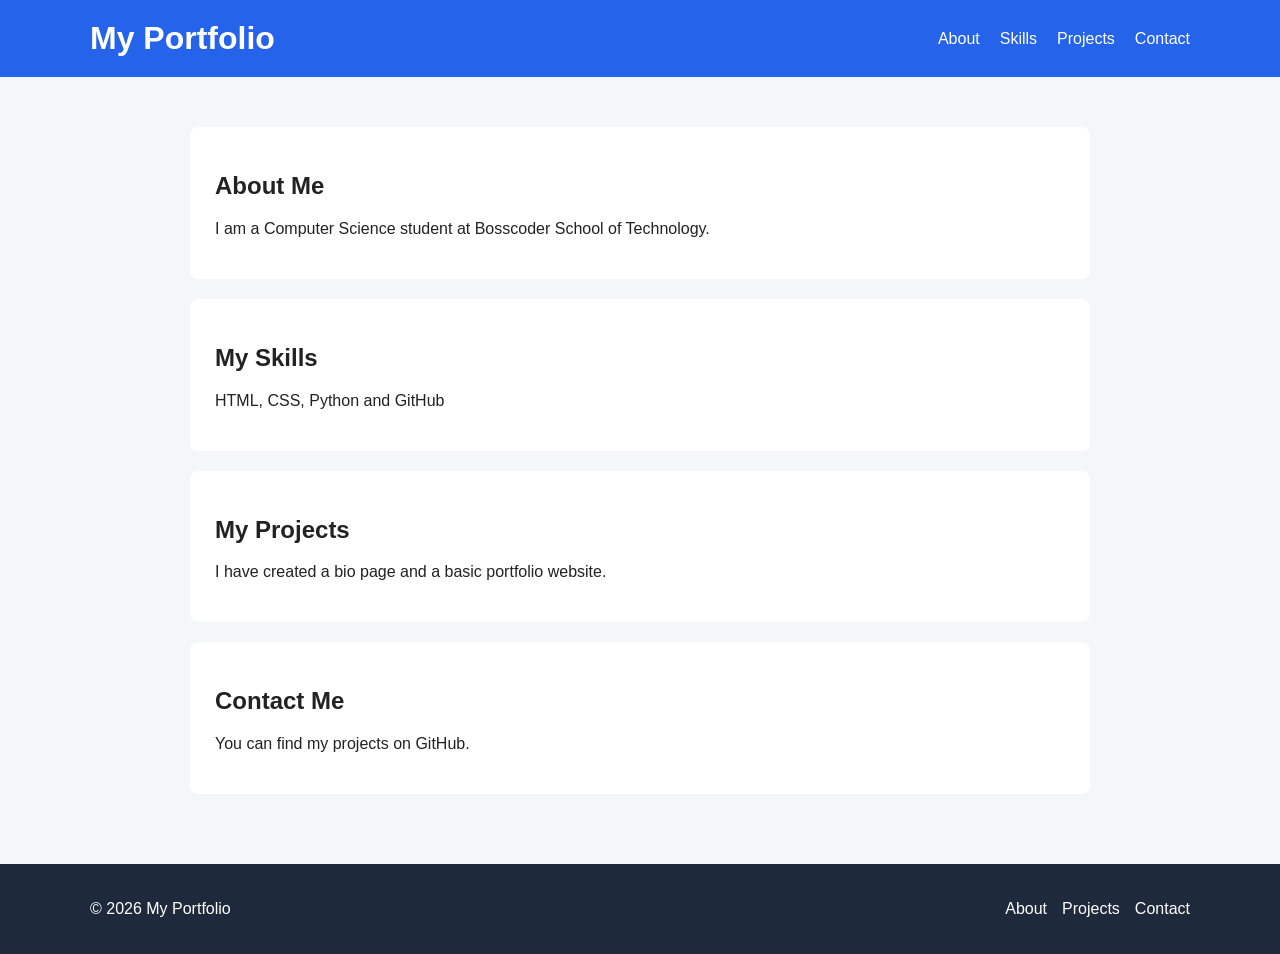
<file: P10/index.html>
<!DOCTYPE html>
<html lang="en">
<head>
    <meta charset="UTF-8">
    <meta name="viewport" content="width=device-width, initial-scale=1.0">
    <title>My Portfolio - P10</title>
    <link rel="stylesheet" href="style.css">
</head>
<body>

    <header>
        <div class="header-container">
            <h1>My Portfolio</h1>

            <nav>
                <a href="#about">About</a>
                <a href="#skills">Skills</a>
                <a href="#projects">Projects</a>
                <a href="#contact">Contact</a>
            </nav>
        </div>
    </header>

    <main>
        <section id="about">
            <h2>About Me</h2>
            <p>I am a Computer Science student at Bosscoder School of Technology.</p>
        </section>

        <section id="skills">
            <h2>My Skills</h2>
            <p>HTML, CSS, Python and GitHub</p>
        </section>

        <section id="projects">
            <h2>My Projects</h2>
            <p>I have created a bio page and a basic portfolio website.</p>
        </section>

        <section id="contact">
            <h2>Contact Me</h2>
            <p>You can find my projects on GitHub.</p>
        </section>
    </main>

    <footer>
        <div class="footer-container">
            <p>© 2026 My Portfolio</p>

            <div class="footer-links">
                <a href="#about">About</a>
                <a href="#projects">Projects</a>
                <a href="#contact">Contact</a>
            </div>
        </div>
    </footer>

</body>
</html>
</file>
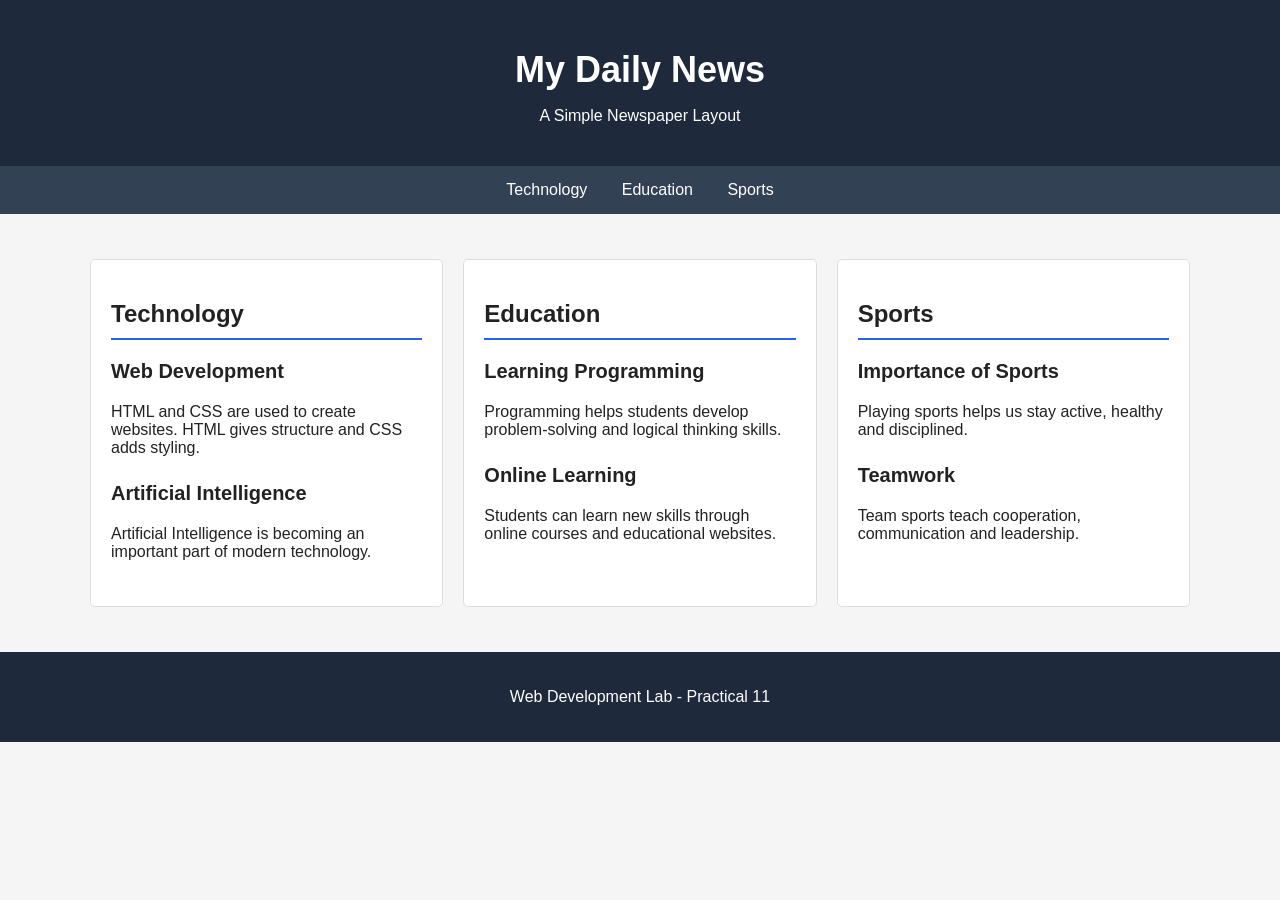
<file: P11/index.html>
<!DOCTYPE html>
<html lang="en">
<head>
    <meta charset="UTF-8">
    <meta name="viewport" content="width=device-width, initial-scale=1.0">
    <title>My Daily News - P11</title>
    <link rel="stylesheet" href="style.css">
</head>
<body>

    <header>
        <h1>My Daily News</h1>
        <p>A Simple Newspaper Layout</p>
    </header>

    <nav>
        <a href="#technology">Technology</a>
        <a href="#education">Education</a>
        <a href="#sports">Sports</a>
    </nav>

    <main class="news-container">

        <section class="news-column" id="technology">
            <h2>Technology</h2>

            <article>
                <h3>Web Development</h3>
                <p>HTML and CSS are used to create websites.
                HTML gives structure and CSS adds styling.</p>
            </article>

            <article>
                <h3>Artificial Intelligence</h3>
                <p>Artificial Intelligence is becoming an
                important part of modern technology.</p>
            </article>
        </section>

        <section class="news-column" id="education">
            <h2>Education</h2>

            <article>
                <h3>Learning Programming</h3>
                <p>Programming helps students develop
                problem-solving and logical thinking skills.</p>
            </article>

            <article>
                <h3>Online Learning</h3>
                <p>Students can learn new skills through
                online courses and educational websites.</p>
            </article>
        </section>

        <section class="news-column" id="sports">
            <h2>Sports</h2>

            <article>
                <h3>Importance of Sports</h3>
                <p>Playing sports helps us stay active,
                healthy and disciplined.</p>
            </article>

            <article>
                <h3>Teamwork</h3>
                <p>Team sports teach cooperation,
                communication and leadership.</p>
            </article>
        </section>

    </main>

    <footer>
        <p>Web Development Lab - Practical 11</p>
    </footer>

</body>
</html>
</file>
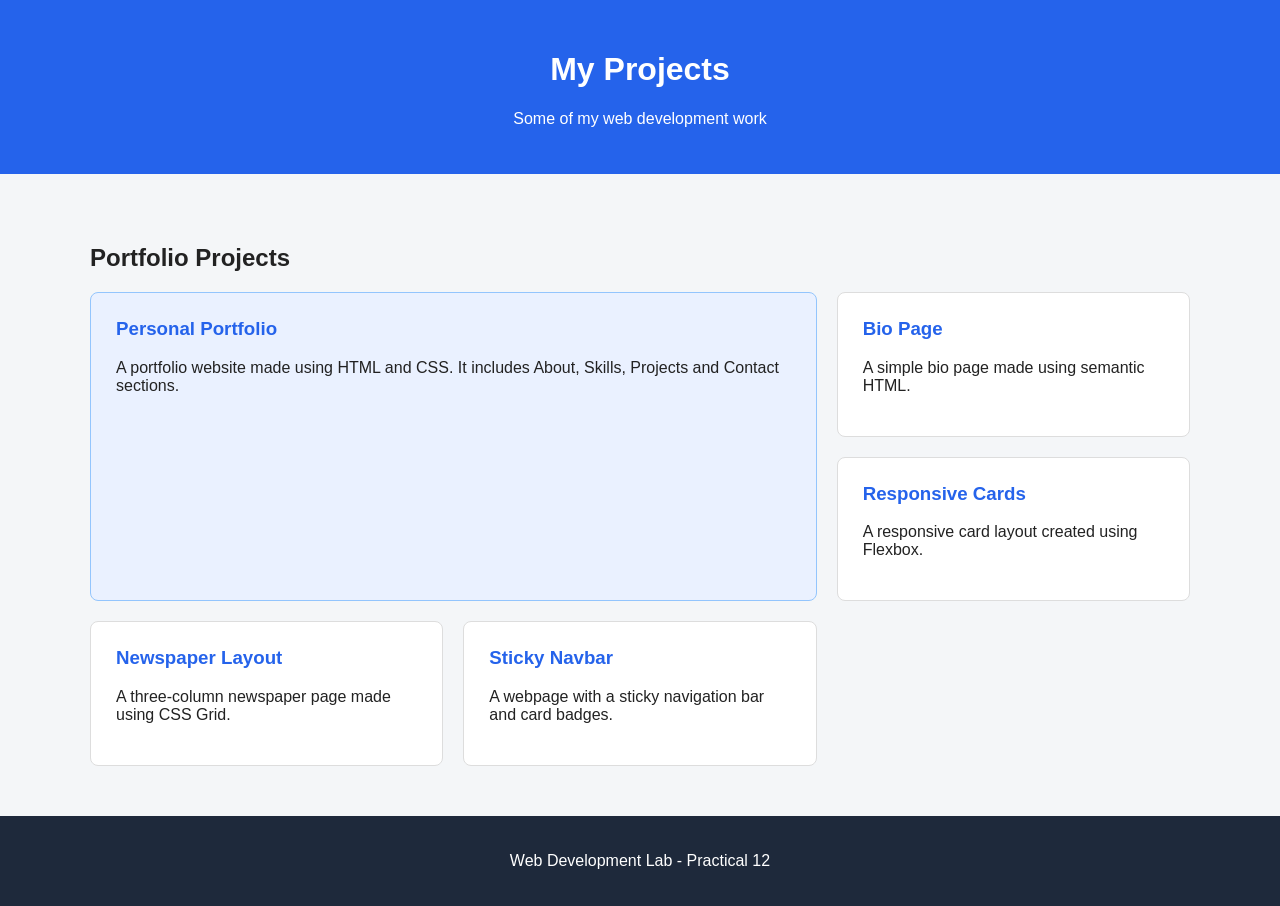
<file: P12/index.html>
<!DOCTYPE html>
<html lang="en">
<head>
    <meta charset="UTF-8">
    <meta name="viewport" content="width=device-width, initial-scale=1.0">
    <title>My Projects - P12</title>
    <link rel="stylesheet" href="style.css">
</head>
<body>

    <header>
        <h1>My Projects</h1>
        <p>Some of my web development work</p>
    </header>

    <main>
        <h2>Portfolio Projects</h2>

        <div class="project-grid">
            <article class="project-card featured">
                <h3>Personal Portfolio</h3>
                <p>
                    A portfolio website made using HTML and CSS.
                    It includes About, Skills, Projects and Contact sections.
                </p>
            </article>

            <article class="project-card">
                <h3>Bio Page</h3>
                <p>A simple bio page made using semantic HTML.</p>
            </article>

            <article class="project-card">
                <h3>Responsive Cards</h3>
                <p>A responsive card layout created using Flexbox.</p>
            </article>

            <article class="project-card">
                <h3>Newspaper Layout</h3>
                <p>A three-column newspaper page made using CSS Grid.</p>
            </article>

            <article class="project-card">
                <h3>Sticky Navbar</h3>
                <p>A webpage with a sticky navigation bar and card badges.</p>
            </article>
        </div>
    </main>

    <footer>
        <p>Web Development Lab - Practical 12</p>
    </footer>

</body>
</html>
</file>
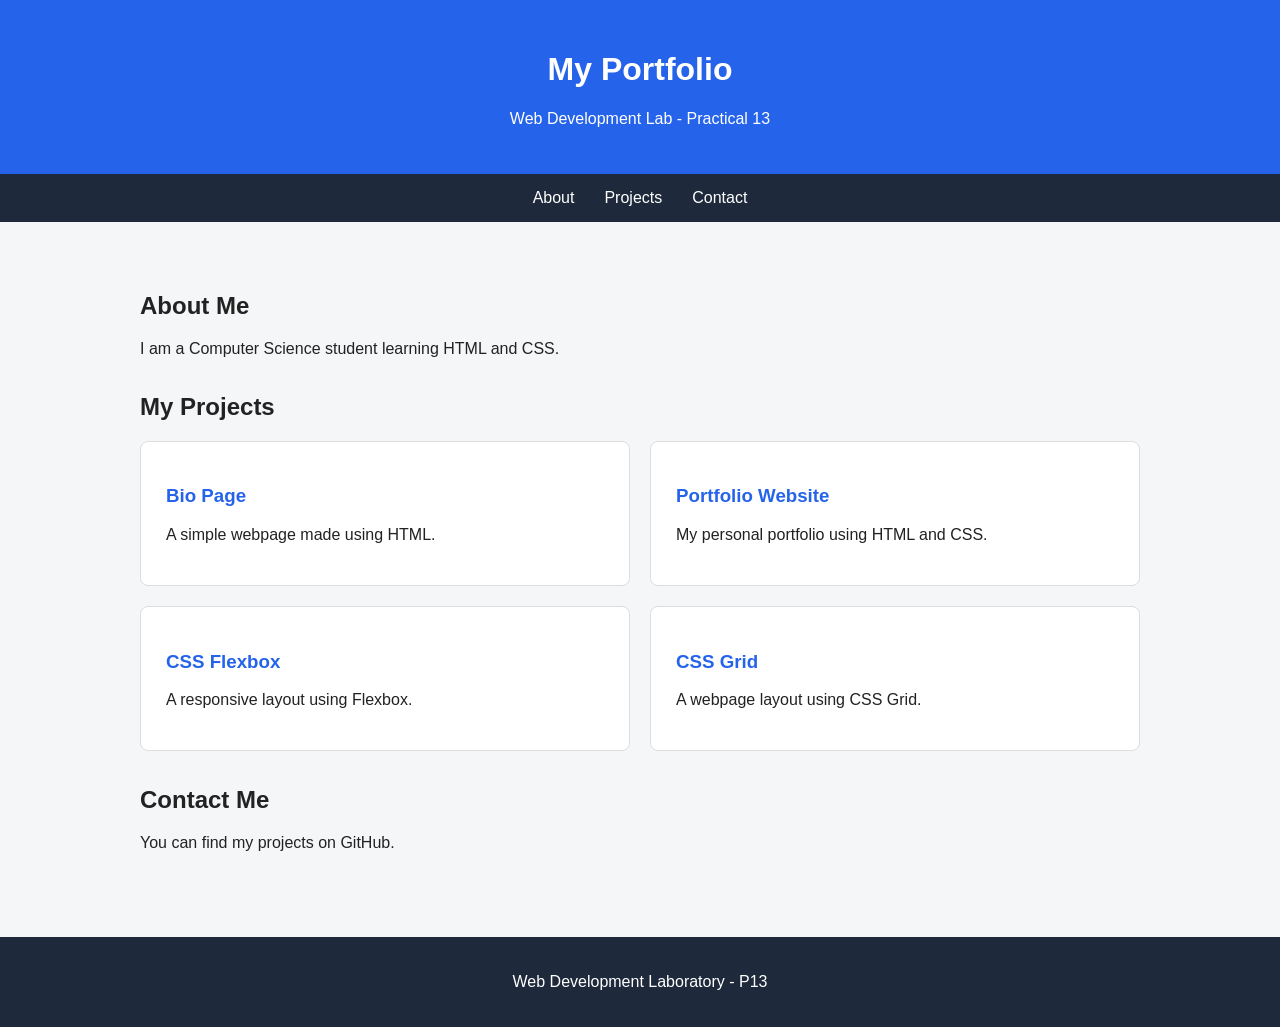
<file: P13/index.html>
<!DOCTYPE html>
<html lang="en">
<head>
    <meta charset="UTF-8">
    <meta name="viewport" content="width=device-width, initial-scale=1.0">
    <title>Flexbox and Grid Layout</title>
    <link rel="stylesheet" href="style.css">
</head>
<body>

    <header>
        <h1>My Portfolio</h1>
        <p>Web Development Lab - Practical 13</p>
    </header>

    <nav class="navbar">
        <a href="#about">About</a>
        <a href="#projects">Projects</a>
        <a href="#contact">Contact</a>
    </nav>

    <main>
        <section id="about">
            <h2>About Me</h2>
            <p>I am a Computer Science student learning HTML and CSS.</p>
        </section>

        <section id="projects">
            <h2>My Projects</h2>

            <div class="project-grid">
                <article class="card">
                    <h3>Bio Page</h3>
                    <p>A simple webpage made using HTML.</p>
                </article>

                <article class="card">
                    <h3>Portfolio Website</h3>
                    <p>My personal portfolio using HTML and CSS.</p>
                </article>

                <article class="card">
                    <h3>CSS Flexbox</h3>
                    <p>A responsive layout using Flexbox.</p>
                </article>

                <article class="card">
                    <h3>CSS Grid</h3>
                    <p>A webpage layout using CSS Grid.</p>
                </article>
            </div>
        </section>

        <section id="contact">
            <h2>Contact Me</h2>
            <p>You can find my projects on GitHub.</p>
        </section>
    </main>

    <footer>
        <p>Web Development Laboratory - P13</p>
    </footer>

</body>
</html>
</file>
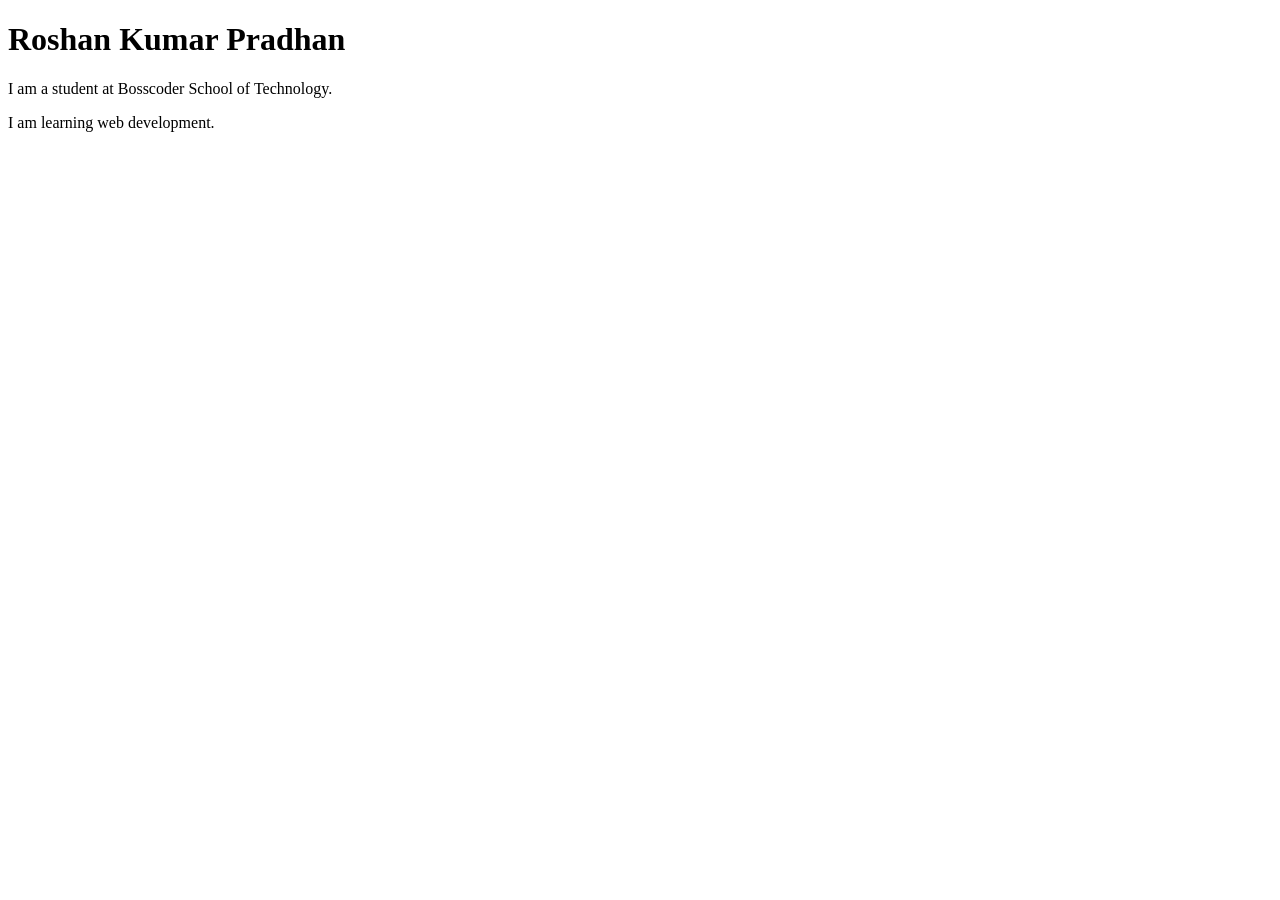
<file: P3/index.html>
<!DOCTYPE html>
<html lang="en">
<head>
    <meta charset="UTF-8">
    <title>My Bio Page</title>
</head>
<body>
    <h1>Roshan Kumar Pradhan</h1>
    <p>I am a student at Bosscoder School of Technology.</p>
    <p>I am learning web development.</p>
</body>
</html>
</file>
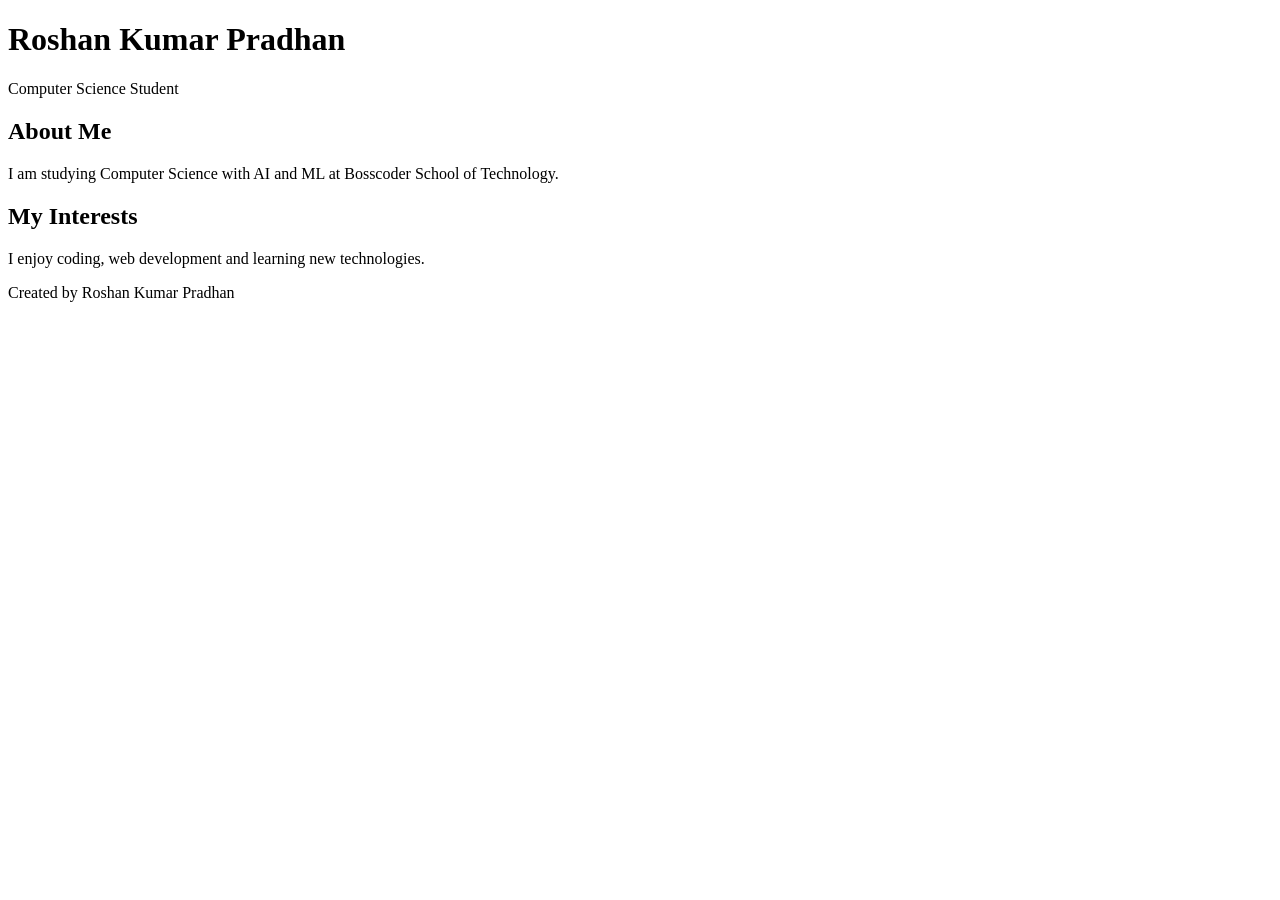
<file: P5/index.html>
<!DOCTYPE html>
<html lang="en">
<head>
    <meta charset="UTF-8">
    <meta name="viewport" content="width=device-width, initial-scale=1.0">
    <title>My Bio Page</title>
</head>
<body>
    <header>
        <h1>Roshan Kumar Pradhan</h1>
        <p>Computer Science Student</p>
    </header>

    <main>
        <section>
            <h2>About Me</h2>
            <p>I am studying Computer Science with AI and ML
            at Bosscoder School of Technology.</p>
        </section>

        <section>
            <h2>My Interests</h2>
            <p>I enjoy coding, web development and learning new technologies.</p>
        </section>
    </main>

    <footer>
        <p>Created by Roshan Kumar Pradhan</p>
    </footer>
</body>
</html>
</file>
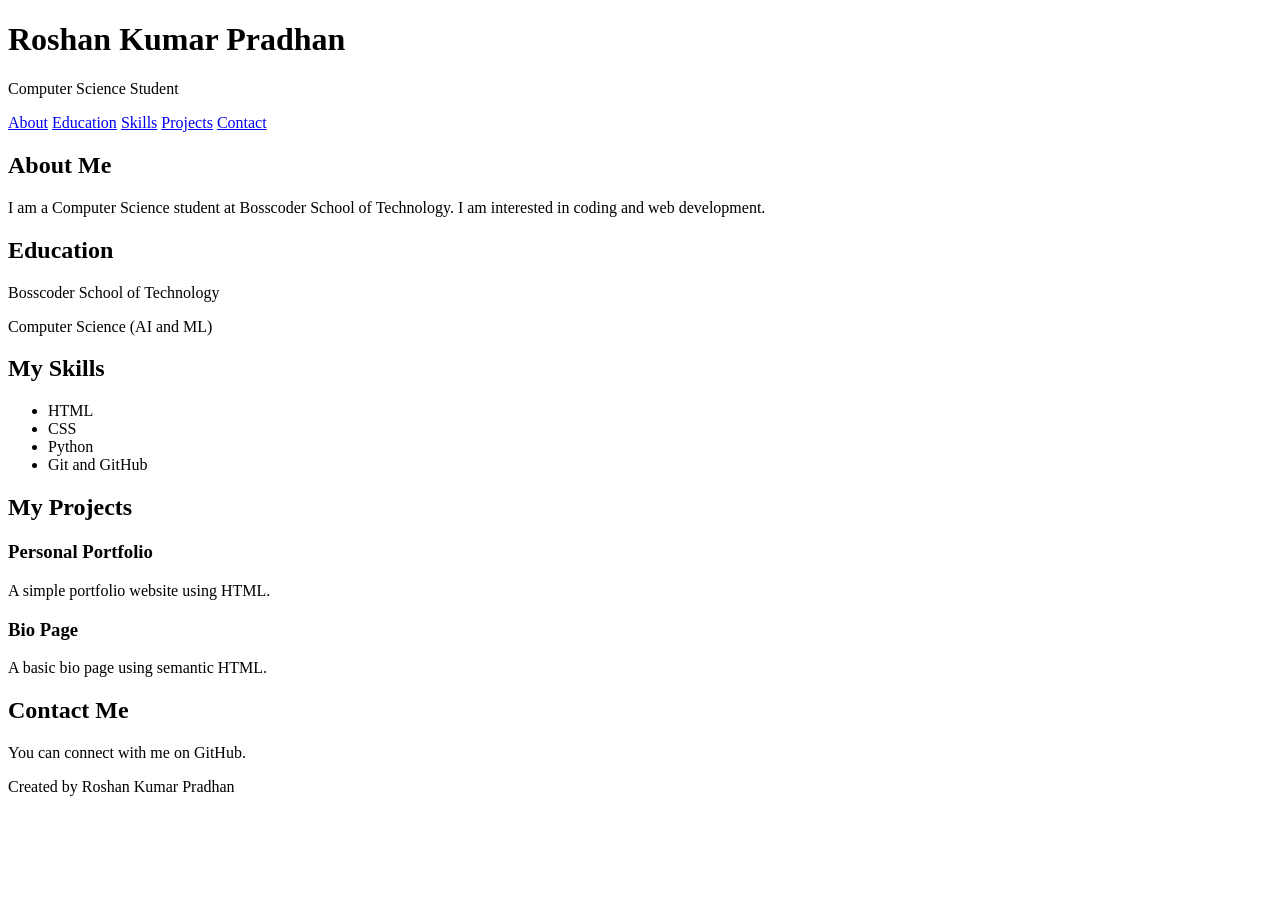
<file: P6/index.html>
<!DOCTYPE html>
<html lang="en">
<head>
    <meta charset="UTF-8">
    <meta name="viewport" content="width=device-width, initial-scale=1.0">
    <title>My Portfolio</title>
</head>
<body>

    <header>
        <h1>Roshan Kumar Pradhan</h1>
        <p>Computer Science Student</p>

        <nav>
            <a href="#about">About</a>
            <a href="#education">Education</a>
            <a href="#skills">Skills</a>
            <a href="#projects">Projects</a>
            <a href="#contact">Contact</a>
        </nav>
    </header>

    <main>
        <section id="about">
            <h2>About Me</h2>
            <p>
                I am a Computer Science student at
                Bosscoder School of Technology.
                I am interested in coding and web development.
            </p>
        </section>

        <section id="education">
            <h2>Education</h2>
            <p>Bosscoder School of Technology</p>
            <p>Computer Science (AI and ML)</p>
        </section>

        <section id="skills">
            <h2>My Skills</h2>
            <ul>
                <li>HTML</li>
                <li>CSS</li>
                <li>Python</li>
                <li>Git and GitHub</li>
            </ul>
        </section>

        <section id="projects">
            <h2>My Projects</h2>

            <article>
                <h3>Personal Portfolio</h3>
                <p>A simple portfolio website using HTML.</p>
            </article>

            <article>
                <h3>Bio Page</h3>
                <p>A basic bio page using semantic HTML.</p>
            </article>
        </section>

        <section id="contact">
            <h2>Contact Me</h2>
            <p>You can connect with me on GitHub.</p>
        </section>
    </main>

    <footer>
        <p>Created by Roshan Kumar Pradhan</p>
    </footer>

</body>
</html>
</file>
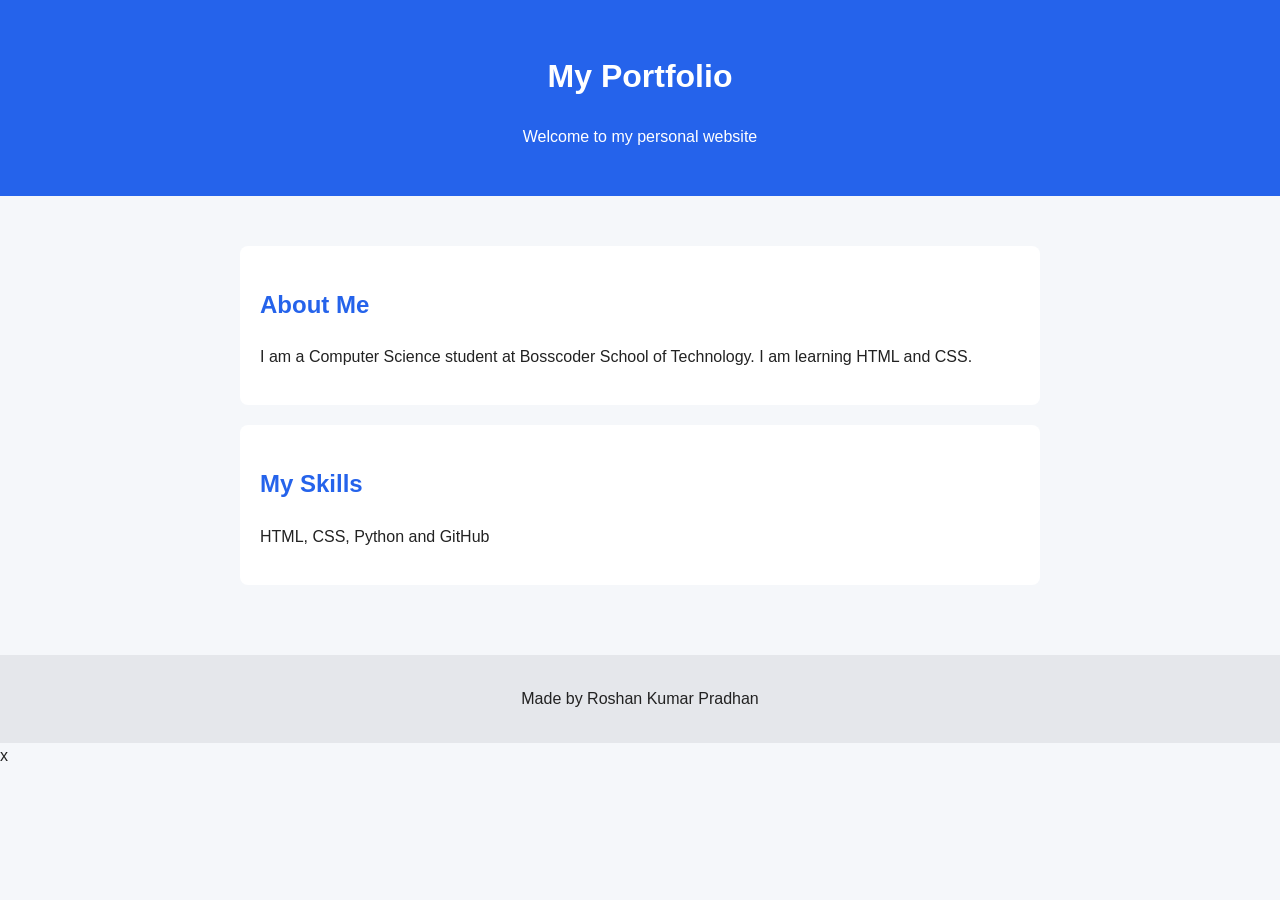
<file: P7/index.html>
<!DOCTYPE html>
<html lang="en">
<head>
    <meta charset="UTF-8">
    <meta name="viewport" content="width=device-width, initial-scale=1.0">
    <title>My Portfolio</title>
    <link rel="stylesheet" href="style.css">
</head>
<body>

    <header>
        <h1>My Portfolio</h1>
        <p>Welcome to my personal website</p>
    </header>

    <main>
        <section>
            <h2>About Me</h2>
            <p>
                I am a Computer Science student at
                Bosscoder School of Technology.
                I am learning HTML and CSS.
            </p>
        </section>

        <section>
            <h2>My Skills</h2>
            <p>HTML, CSS, Python and GitHub</p>
        </section>
    </main>

    <footer>
        <p>Made by Roshan Kumar Pradhan</p>
    </footer>

</body>
</html>x
</file>
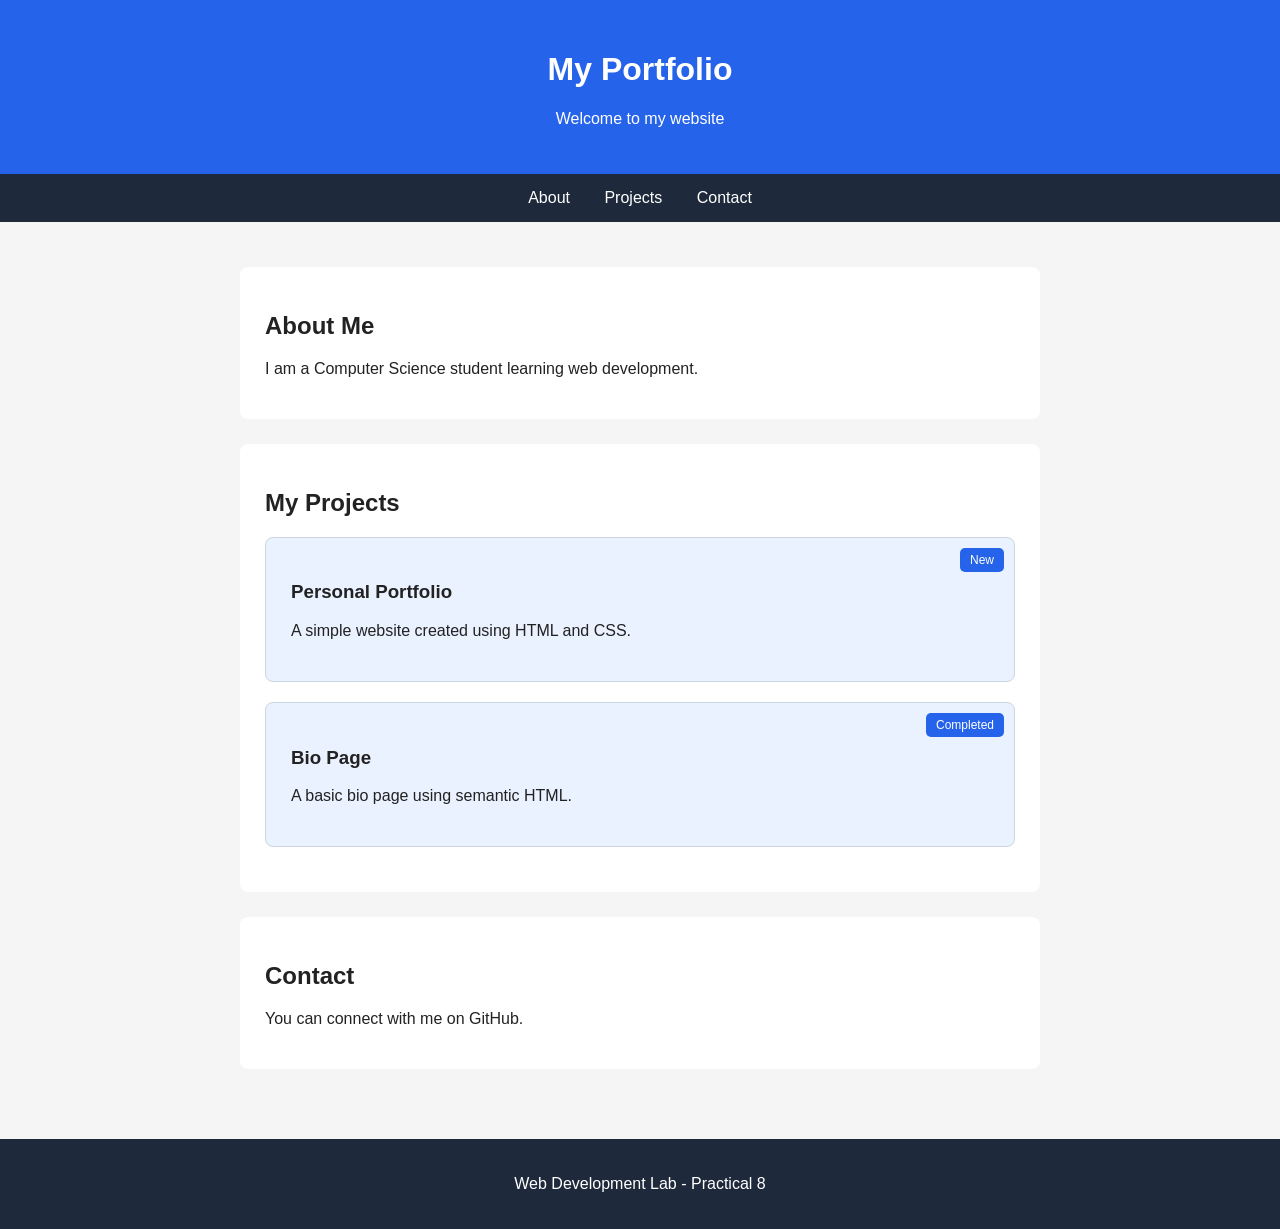
<file: P8/index.html>
<!DOCTYPE html>
<html lang="en">
<head>
    <meta charset="UTF-8">
    <meta name="viewport" content="width=device-width, initial-scale=1.0">
    <title>My Portfolio - P8</title>
    <link rel="stylesheet" href="style.css">
</head>
<body>

    <header>
        <h1>My Portfolio</h1>
        <p>Welcome to my website</p>
    </header>

    <nav>
        <a href="#about">About</a>
        <a href="#projects">Projects</a>
        <a href="#contact">Contact</a>
    </nav>

    <main>
        <section id="about">
            <h2>About Me</h2>
            <p>I am a Computer Science student learning web development.</p>
        </section>

        <section id="projects">
            <h2>My Projects</h2>

            <div class="project-card">
                <span class="badge">New</span>
                <h3>Personal Portfolio</h3>
                <p>A simple website created using HTML and CSS.</p>
            </div>

            <div class="project-card">
                <span class="badge">Completed</span>
                <h3>Bio Page</h3>
                <p>A basic bio page using semantic HTML.</p>
            </div>
        </section>

        <section id="contact">
            <h2>Contact</h2>
            <p>You can connect with me on GitHub.</p>
        </section>
    </main>

    <footer>
        <p>Web Development Lab - Practical 8</p>
    </footer>

</body>
</html>
</file>
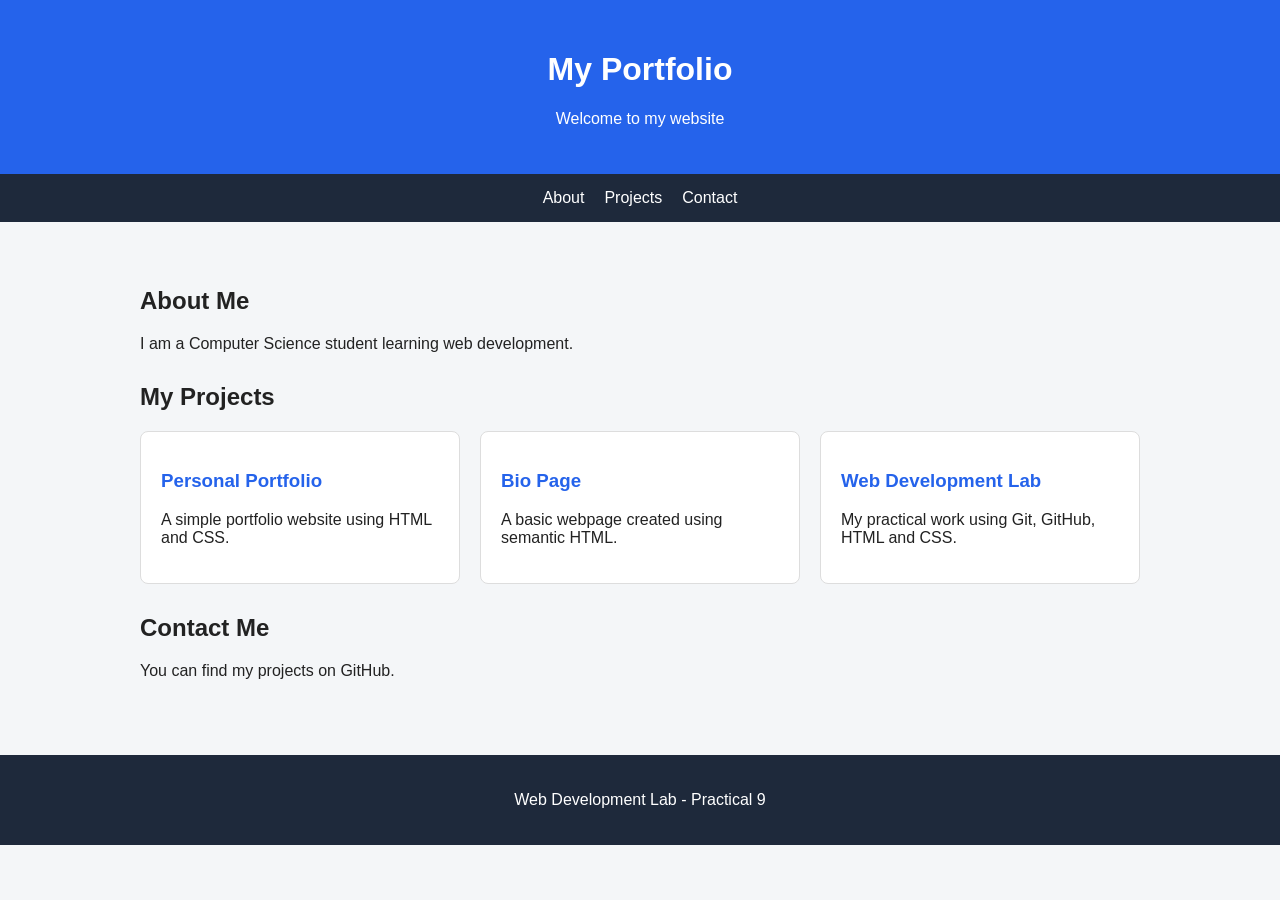
<file: P9/index.html>
<!DOCTYPE html>
<html lang="en">
<head>
    <meta charset="UTF-8">
    <meta name="viewport" content="width=device-width, initial-scale=1.0">
    <title>My Portfolio - P9</title>
    <link rel="stylesheet" href="style.css">
</head>
<body>

    <header>
        <h1>My Portfolio</h1>
        <p>Welcome to my website</p>
    </header>

    <nav>
        <a href="#about">About</a>
        <a href="#projects">Projects</a>
        <a href="#contact">Contact</a>
    </nav>

    <main>
        <section id="about">
            <h2>About Me</h2>
            <p>I am a Computer Science student learning web development.</p>
        </section>

        <section id="projects">
            <h2>My Projects</h2>

            <div class="project-container">
                <article class="project-card">
                    <h3>Personal Portfolio</h3>
                    <p>A simple portfolio website using HTML and CSS.</p>
                </article>

                <article class="project-card">
                    <h3>Bio Page</h3>
                    <p>A basic webpage created using semantic HTML.</p>
                </article>

                <article class="project-card">
                    <h3>Web Development Lab</h3>
                    <p>My practical work using Git, GitHub, HTML and CSS.</p>
                </article>
            </div>
        </section>

        <section id="contact">
            <h2>Contact Me</h2>
            <p>You can find my projects on GitHub.</p>
        </section>
    </main>

    <footer>
        <p>Web Development Lab - Practical 9</p>
    </footer>

</body>
</html>
</file>
<file: P10/style.css>
/* Basic page styling */
body {
    margin: 0;
    font-family: Arial, sans-serif;
    background-color: #f4f6f8;
    color: #222;
}

/* Header */
header {
    background-color: #2563eb;
    color: white;
    padding: 20px;
}

/* Flexbox header layout */
.header-container {
    max-width: 1100px;
    margin: auto;
    display: flex;
    justify-content: space-between;
    align-items: center;
    flex-wrap: wrap;
    gap: 20px;
}

.header-container h1 {
    margin: 0;
}

/* Navigation links */
nav {
    display: flex;
    flex-wrap: wrap;
    gap: 20px;
}

nav a {
    color: white;
    text-decoration: none;
}

nav a:hover {
    text-decoration: underline;
}

/* Main content */
main {
    max-width: 900px;
    margin: 30px auto;
    padding: 20px;
}

section {
    background-color: white;
    padding: 25px;
    margin-bottom: 20px;
    border-radius: 8px;
}

/* Footer */
footer {
    background-color: #1e293b;
    color: white;
    padding: 20px;
}

/* Flexbox footer layout */
.footer-container {
    max-width: 1100px;
    margin: auto;
    display: flex;
    justify-content: space-between;
    align-items: center;
    flex-wrap: wrap;
    gap: 20px;
}

.footer-links {
    display: flex;
    flex-wrap: wrap;
    gap: 15px;
}

.footer-links a {
    color: white;
    text-decoration: none;
}

/* Mobile screen */
@media (max-width: 600px) {
    .header-container,
    .footer-container {
        flex-direction: column;
        text-align: center;
    }

    nav {
        justify-content: center;
    }

    .footer-links {
        justify-content: center;
    }
}
</file>
<file: P11/style.css>
/* Basic page styling */
body {
    margin: 0;
    font-family: Arial, sans-serif;
    background-color: #f5f5f5;
    color: #222;
}

/* Newspaper heading */
header {
    background-color: #1e293b;
    color: white;
    text-align: center;
    padding: 25px;
}

header h1 {
    font-size: 36px;
    margin-bottom: 10px;
}

/* Navigation bar */
nav {
    background-color: #334155;
    padding: 15px;
    text-align: center;
}

nav a {
    color: white;
    text-decoration: none;
    margin: 0 15px;
}

/* Three-column newspaper layout */
.news-container {
    display: grid;
    grid-template-columns: repeat(3, 1fr);
    gap: 20px;
    max-width: 1100px;
    margin: 30px auto;
    padding: 15px;
}

/* News columns */
.news-column {
    background-color: white;
    padding: 20px;
    border: 1px solid #ddd;
    border-radius: 5px;
}

.news-column h2 {
    border-bottom: 2px solid #2563eb;
    padding-bottom: 10px;
}

article {
    margin-bottom: 25px;
}

article h3 {
    font-size: 20px;
}

/* Footer */
footer {
    background-color: #1e293b;
    color: white;
    text-align: center;
    padding: 20px;
}

/* Tablet screens */
@media (max-width: 900px) {
    .news-container {
        grid-template-columns: repeat(2, 1fr);
    }
}

/* Mobile screens */
@media (max-width: 600px) {
    .news-container {
        grid-template-columns: 1fr;
    }

    nav a {
        display: inline-block;
        margin: 5px;
    }
}
</file>
<file: P12/style.css>
/* Basic page styling */
body {
    margin: 0;
    font-family: Arial, sans-serif;
    background-color: #f4f6f8;
    color: #222;
}

/* Header */
header {
    background-color: #2563eb;
    color: white;
    text-align: center;
    padding: 30px;
}

/* Main content */
main {
    max-width: 1100px;
    margin: 30px auto;
    padding: 20px;
}

main h2 {
    margin-bottom: 20px;
}

/* CSS Grid for projects */
.project-grid {
    display: grid;
    grid-template-columns: repeat(3, minmax(0, 1fr));
    gap: 20px;
}

/* Individual project cards */
.project-card {
    background-color: white;
    padding: 25px;
    border: 1px solid #ddd;
    border-radius: 8px;
}

.project-card h3 {
    color: #2563eb;
    margin-top: 0;
}

/* Make the first project card bigger */
.featured {
    grid-column: span 2;
    grid-row: span 2;
    background-color: #eaf1ff;
    border: 1px solid #93c5fd;
}

/* Footer */
footer {
    background-color: #1e293b;
    color: white;
    text-align: center;
    padding: 20px;
}

/* Tablet screens */
@media (max-width: 900px) {
    .project-grid {
        grid-template-columns: repeat(2, minmax(0, 1fr));
    }

    .featured {
        grid-column: span 2;
        grid-row: span 1;
    }
}

/* Mobile screens */
@media (max-width: 600px) {
    .project-grid {
        grid-template-columns: 1fr;
    }

    .featured {
        grid-column: span 1;
    }
}
</file>
<file: P13/style.css>
/* Basic page styling */
body {
    margin: 0;
    font-family: Arial, sans-serif;
    background-color: #f4f6f8;
    color: #222;
}

/* Header */
header {
    background-color: #2563eb;
    color: white;
    text-align: center;
    padding: 30px;
}

/* Navigation using Flexbox */
.navbar {
    display: flex;
    justify-content: center;
    align-items: center;
    gap: 30px;
    padding: 15px;
    background-color: #1e293b;
}

.navbar a {
    color: white;
    text-decoration: none;
}

.navbar a:hover {
    text-decoration: underline;
}

/* Main content */
main {
    max-width: 1000px;
    margin: 30px auto;
    padding: 20px;
}

section {
    margin-bottom: 35px;
}

/* Project cards using CSS Grid */
.project-grid {
    display: grid;
    grid-template-columns: repeat(2, 1fr);
    gap: 20px;
}

.card {
    background-color: white;
    padding: 25px;
    border: 1px solid #ddd;
    border-radius: 8px;
}

.card h3 {
    color: #2563eb;
}

/* Footer */
footer {
    background-color: #1e293b;
    color: white;
    text-align: center;
    padding: 20px;
}

/* Mobile responsive layout */
@media (max-width: 600px) {
    .navbar {
        flex-direction: column;
        gap: 12px;
    }

    .project-grid {
        grid-template-columns: 1fr;
    }
}
</file>
<file: P7/style.css>
/* Website colors and fonts */
:root {
    --primary-color: #2563eb;
    --background-color: #f5f7fa;
    --text-color: #222222;
    --heading-font: Arial, sans-serif;
    --body-font: Verdana, sans-serif;
}

/* Whole page */
body {
    margin: 0;
    background-color: var(--background-color);
    color: var(--text-color);
    font-family: var(--body-font);
    line-height: 1.6;
}

/* Header */
header {
    background-color: var(--primary-color);
    color: white;
    text-align: center;
    padding: 30px;
}

/* Headings */
h1, h2 {
    font-family: var(--heading-font);
}

h1 {
    font-size: 32px;
}

h2 {
    font-size: 24px;
    color: var(--primary-color);
}

/* Main content */
main {
    max-width: 800px;
    margin: 30px auto;
    padding: 20px;
}

section {
    background-color: white;
    padding: 20px;
    margin-bottom: 20px;
    border-radius: 8px;
}

/* Footer */
footer {
    text-align: center;
    padding: 15px;
    background-color: #e5e7eb;
}
</file>
<file: P8/style.css>
/* Basic page styling */
body {
    margin: 0;
    font-family: Arial, sans-serif;
    background-color: #f5f5f5;
    color: #222;
}

/* Header */
header {
    background-color: #2563eb;
    color: white;
    text-align: center;
    padding: 30px;
}

/* Sticky navigation bar */
nav {
    position: sticky;
    top: 0;
    background-color: #1e293b;
    padding: 15px;
    text-align: center;
    z-index: 10;
}

nav a {
    color: white;
    text-decoration: none;
    margin: 0 15px;
}

nav a:hover {
    text-decoration: underline;
}

/* Main content */
main {
    max-width: 800px;
    margin: 30px auto;
    padding: 15px;
}

section {
    background-color: white;
    padding: 25px;
    margin-bottom: 25px;
    border-radius: 8px;
    scroll-margin-top: 70px;
}

/* Project cards */
.project-card {
    position: relative;
    background-color: #eaf1ff;
    padding: 25px;
    margin: 20px 0;
    border: 1px solid #cbd5e1;
    border-radius: 8px;
}

/* Badge at the corner of the card */
.badge {
    position: absolute;
    top: 10px;
    right: 10px;
    background-color: #2563eb;
    color: white;
    padding: 5px 10px;
    border-radius: 5px;
    font-size: 12px;
}

/* Footer */
footer {
    background-color: #1e293b;
    color: white;
    text-align: center;
    padding: 20px;
}
</file>
<file: P9/style.css>
/* Basic page styling */
body {
    margin: 0;
    font-family: Arial, sans-serif;
    background-color: #f4f6f8;
    color: #222;
}

/* Header */
header {
    background-color: #2563eb;
    color: white;
    text-align: center;
    padding: 30px;
}

/* Flexbox navigation */
nav {
    display: flex;
    justify-content: center;
    flex-wrap: wrap;
    gap: 20px;
    background-color: #1e293b;
    padding: 15px;
}

nav a {
    color: white;
    text-decoration: none;
}

nav a:hover {
    text-decoration: underline;
}

/* Main content */
main {
    max-width: 1000px;
    margin: 30px auto;
    padding: 15px;
}

section {
    margin-bottom: 30px;
}

/* Flexbox project cards */
.project-container {
    display: flex;
    flex-wrap: wrap;
    gap: 20px;
}

.project-card {
    flex: 1 1 250px;
    background-color: white;
    padding: 20px;
    border: 1px solid #ddd;
    border-radius: 8px;
    box-sizing: border-box;
}

.project-card h3 {
    color: #2563eb;
}

/* Footer */
footer {
    background-color: #1e293b;
    color: white;
    text-align: center;
    padding: 20px;
}

/* Mobile screen */
@media (max-width: 600px) {
    nav {
        flex-direction: column;
        align-items: center;
        gap: 12px;
    }

    .project-container {
        flex-direction: column;
    }

    header {
        padding: 20px;
    }
}
</file>
